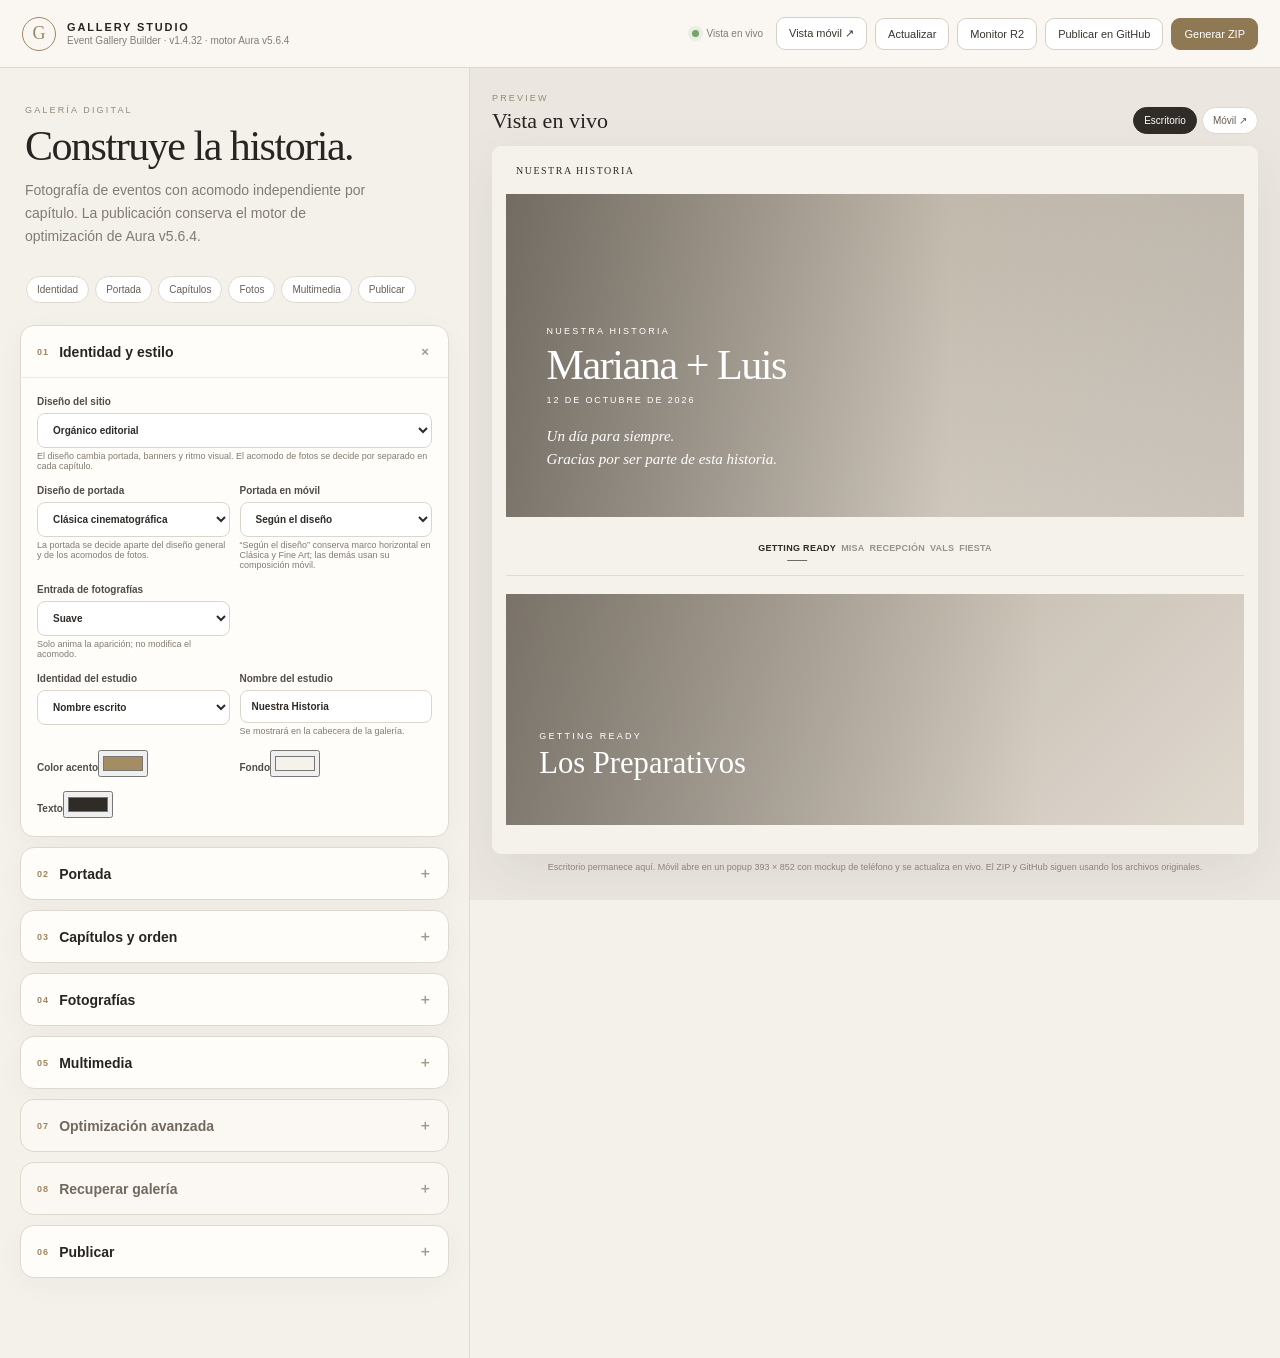
<file: index.html>
<!doctype html>
<html lang="es">
<head>
  <meta charset="utf-8">
  <meta name="viewport" content="width=device-width,initial-scale=1,viewport-fit=cover">
  <meta name="theme-color" content="#f4f1eb">
  <title>Gallery Studio · Event Gallery Builder</title>
  <link rel="stylesheet" href="css/editor.css">
  <link rel="stylesheet" href="css/monitor.css?v=20261104-quotas">
  <script src="js/vendor/jszip.min.js"></script>
</head>
<body>
  <div class="app-shell">
    <header class="topbar">
      <div class="brand">
        <span class="brand-mark">G</span>
        <div><strong>GALLERY STUDIO</strong><small>Event Gallery Builder · v1.4.32 · motor Aura v5.6.4</small></div>
      </div>
      <div class="top-actions">
        <span class="live-dot"><i></i> Vista en vivo</span>
        <button class="btn secondary" id="openPreview">Vista móvil ↗</button>
        <button class="btn secondary" id="refreshPreview">Actualizar</button>
        <button class="btn secondary" type="button" id="openMonitor" aria-haspopup="dialog" aria-controls="monitorOverlay">Monitor R2</button>
        <button class="btn secondary" id="jumpGitHub">Publicar en GitHub</button>
        <button class="btn primary" id="generateZip">Generar ZIP</button>
      </div>
    </header>

    <main class="workspace">
      <aside class="editor-pane">
        <section class="intro">
          <span class="eyebrow">GALERÍA DIGITAL</span>
          <h1>Construye la historia.</h1>
          <p>Fotografía de eventos con acomodo independiente por capítulo. La publicación conserva el motor de optimización de Aura v5.6.4.</p>
        </section>

        <nav class="quicknav" aria-label="Editor">
          <button data-jump="secAppearance">Identidad</button>
          <button data-jump="secHero">Portada</button>
          <button data-jump="secSections">Capítulos</button>
          <button data-jump="secPhotos">Fotos</button>
          <button data-jump="secVideos">Multimedia</button>
          <button data-jump="secPublish">Publicar</button>
        </nav>

        <form id="editorForm" autocomplete="off">
          <details class="panel" id="secAppearance" open>
            <summary><span><b>01</b> Identidad y estilo</span><i>＋</i></summary>
            <div class="panel-body">
              <label>Diseño del sitio
                <select id="galleryStyle">
                  <option value="organic">Orgánico editorial</option>
                  <option value="framed">Portafolio tonal</option>
                  <option value="minimal">Editorial limpio</option>
                  <option value="layers">Capas suaves</option>
                  <option value="split">Doble panel</option>
                  <option value="cinematic">Cinemático</option>
                  <option value="fineart">Fine Art</option>
                  <option value="magazine">Revista editorial</option>
                  <option value="dark">Editorial oscuro</option>
                  <option value="signature">Aura Signature · Editorial premium (prueba)</option>
                </select>
                <small>El diseño cambia portada, banners y ritmo visual. El acomodo de fotos se decide por separado en cada capítulo.</small>
              </label>
              <div class="field-grid two">
                <label>Diseño de portada
                  <select id="coverStyle">
                    <option value="classic">Clásica cinematográfica</option>
                    <option value="centered">Editorial centrada</option>
                    <option value="split">Doble panel</option>
                    <option value="fineart">Fine Art · marco sutil</option>
                  </select>
                  <small>La portada se decide aparte del diseño general y de los acomodos de fotos.</small>
                </label>
                <label>Portada en móvil
                  <select id="mobileCoverMode">
                    <option value="mixed">Según el diseño</option>
                    <option value="horizontal">Conservar marco horizontal</option>
                    <option value="adaptive">Adaptarla al móvil</option>
                  </select>
                  <small>“Según el diseño” conserva marco horizontal en Clásica y Fine Art; las demás usan su composición móvil.</small>
                </label>
              </div>
              <div class="field-grid two">
                <label>Entrada de fotografías
                  <select id="revealStyle">
                    <option value="soft">Suave</option>
                    <option value="editorial">Editorial</option>
                    <option value="none">Sin animación</option>
                  </select>
                  <small>Solo anima la aparición; no modifica el acomodo.</small>
                </label>
              </div>
              <div class="field-grid two">
                <label>Identidad del estudio
                  <select id="brandMode">
                    <option value="text">Nombre escrito</option>
                    <option value="logo">Logo PNG</option>
                  </select>
                </label>
                <label>Nombre del estudio<input id="studioName" value="Nuestra Historia"><small id="studioNameHint">Se mostrará en la cabecera de la galería.</small></label>
              </div>
              <div id="studioLogoControls" class="logo-file-row" hidden>
                <label class="file-field">Logo del estudio · PNG
                  <input id="studioLogoFile" type="file" accept="image/png,.png">
                  <span id="studioLogoFileName">Selecciona un PNG con fondo transparente</span>
                  <small>Se ajusta automáticamente sin deformarse ni invadir la navegación.</small>
                </label>
                <div class="studio-logo-preview" aria-label="Vista previa del logo"><img id="studioLogoPreview" alt="Vista previa del logo" hidden></div>
              </div>
              <div class="field-grid two">
                <label>Color acento<input id="accentColor" type="color" value="#a58d63"></label>
                <label>Fondo<input id="backgroundColor" type="color" value="#f5f2ec"></label>
              </div>
              <label>Texto<input id="textColor" type="color" value="#2f2c28"></label>
            </div>
          </details>

          <details class="panel" id="secHero">
            <summary><span><b>02</b> Portada</span><i>＋</i></summary>
            <div class="panel-body">
              <label>Texto pequeño sobre el título<input id="heroEyebrow" value="NUESTRA HISTORIA" placeholder="Déjalo vacío para ocultarlo"><small>Este es el texto que aparecía fijo como “NUESTRA HISTORIA”. Ahora puedes cambiarlo o borrarlo.</small></label>
              <div class="field-grid two">
                <label>Título del evento<input id="eventTitle" value="Mariana + Luis"></label>
                <label>Fecha<input id="eventDate" type="date" value="2026-10-12"></label>
              </div>
              <label>Subtítulo<input id="eventSubtitle" value="Un día para siempre."></label>
              <label>Texto breve<textarea id="eventDescription" rows="3">Gracias por ser parte de esta historia.</textarea></label>
              <label class="file-field">Banner principal
                <input id="heroFile" type="file" accept="image/*">
                <span id="heroFileName">Selecciona una fotografía horizontal</span>
              </label>
              <div class="field-grid two">
                <label>Encuadre horizontal <output id="heroXOut">50%</output><input id="heroX" type="range" min="0" max="100" value="50"></label>
                <label>Encuadre vertical <output id="heroYOut">50%</output><input id="heroY" type="range" min="0" max="100" value="50"></label>
              </div>
              <div class="share-settings" id="socialSharingSettings">
                <strong>Miniatura para WhatsApp y Facebook</strong>
                <small>Se genera una imagen horizontal optimizada de 1200 × 630 px al exportar o publicar. La portada se usa automáticamente, pero puedes elegir otra foto.</small>
                <label>Título al compartir<input id="shareTitle" type="text" placeholder="Se usa el título del evento"></label>
                <label>Descripción al compartir<textarea id="shareDescription" rows="2" placeholder="Se usa el subtítulo y texto de portada"></textarea></label>
                <label>Fotografía para la miniatura
                  <select id="shareImageSource"><option value="hero">Portada principal (automático)</option></select>
                </label>
                <label class="file-field">Imagen especial para miniatura
                  <input id="shareCustomFile" type="file" accept="image/jpeg,image/png,image/webp,.jpg,.jpeg,.png,.webp">
                  <span id="shareCustomFileName">Selecciona una imagen exclusiva para compartir</span>
                  <small>La imagen especial solo aparece en WhatsApp/Facebook. No altera la portada ni el álbum.</small>
                </label>
                <div class="field-grid two">
                  <label>Encuadre horizontal <output id="shareCropXOut">50%</output><input id="shareCropX" type="range" min="0" max="100" value="50"></label>
                  <label>Encuadre vertical <output id="shareCropYOut">50%</output><input id="shareCropY" type="range" min="0" max="100" value="50"></label>
                </div>
                <label>Acercamiento <output id="shareZoomOut">100%</output><input id="shareZoom" type="range" min="100" max="250" value="100"><small>Vista previa exacta del recorte que se exportará a 1200 × 630.</small></label>
                <div class="share-image-preview" id="shareImagePreview" aria-label="Previsualización de la miniatura"><canvas id="sharePreviewCanvas" width="1200" height="630" hidden></canvas><span id="sharePreviewPlaceholder">La portada aparecerá aquí al cargarla.</span></div>
                <label>Dirección pública de la galería <small>Opcional. Para publicar en GitHub se detecta automáticamente; indícala si usas dominio personalizado o subirás el ZIP por tu cuenta.</small>
                  <input id="sharePublicUrl" type="url" placeholder="https://tudominio.com/tu-galeria/" inputmode="url">
                </label>
                <small>WhatsApp y Facebook pueden tardar en actualizar las miniaturas que ya hayan guardado en caché.</small>
              </div>
              <label>Intensidad de degradado de portada y banners · Aura Signature <output id="bannerOverlayOut">50%</output><input id="bannerOverlay" type="range" min="0" max="100" value="50"><small>0% muestra la foto sin oscurecer; 100% es el degradado completo. Solo afecta Aura Signature.</small></label>
              <label>Apoyo de lectura sobre portada <output id="coverBoxOpacityOut">91%</output><input id="coverBoxOpacity" type="range" min="0" max="100" value="91"><small>Controla solo la intensidad del degradado detrás del texto en los estilos que lo necesitan. Ya no crea rectángulos encima de la fotografía.</small></label>
              <p class="hint">En escritorio la portada conserva 16:7. En móvil puedes dejar que cada diseño decida, conservar deliberadamente el marco horizontal o usar una composición adaptada.</p>
            </div>
          </details>

          <details class="panel" id="secSections">
            <summary><span><b>03</b> Capítulos y orden</span><i>＋</i></summary>
            <div class="panel-body"><p class="hint">Usa ↑ y ↓ para cambiar el orden de los capítulos y del bloque de video. Puedes poner Video después de la portada, entre dos capítulos o hasta el final. El mismo orden se usa en la navegación y en la galería publicada.</p><div id="sectionEditor"></div></div>
          </details>

          <details class="panel" id="secPhotos">
            <summary><span><b>04</b> Fotografías</span><i>＋</i></summary>
            <div class="panel-body">
              <div class="field-grid two">
                <label>Subir directamente a
                  <select id="photoTargetSection"></select>
                </label>
                <label>Orden
                  <select id="photoOrderMode"><option value="upload">Orden de carga</option><option value="name">Nombre de archivo</option></select>
                </label>
              </div>
              <div class="aura-note"><b>Galerías largas:</b> en el modo normal aparecen grupos de 15 fotografías. Si eliges <b>Siempre desplegada</b> dentro de un capítulo, todas sus fotografías se muestran desde el inicio, sin botones de apertura ni de «ver más».</div>
              <label class="dropzone" id="dropzone">
                <input id="photoFiles" type="file" accept="image/*" multiple>
                <strong>Arrastra fotos aquí o selecciona archivos</strong>
                <span>JPG, JPEG, PNG, WebP o GIF · puedes subir muchas a la vez</span>
              </label>
              <div class="prep-status" id="prepStatus" hidden>
                <div><span>Preparando vista previa</span><strong id="prepLabel">0 / 0</strong></div>
                <progress id="prepProgress" value="0" max="1"></progress>
              </div>
              <div class="photo-list" id="photoList"></div>
            </div>
          </details>

          <details class="panel" id="secVideos">
            <summary><span><b>05</b> Multimedia</span><i>＋</i></summary>
            <div class="panel-body">
              <label class="file-field">Música ambiente
                <input id="musicFile" type="file" accept="audio/mpeg,audio/mp4,audio/x-m4a,audio/aac,audio/ogg,.mp3,.m4a,.aac,.ogg">
                <span id="musicFileName">Selecciona MP3, M4A, AAC u OGG</span>
                <small>Se conserva el archivo original. Para no engordar la galería, conviene usar audio ya comprimido.</small>
              </label>
              <label class="switch-row"><input id="musicPlayerVisible" type="checkbox" checked><span>Mostrar reproductor slim centrado sobre el menú</span></label>
              <div class="field-grid two">
                <label>Nombre de la canción<input id="musicTitle" type="text" placeholder="Se detecta del MP3"><small>Se lee de las etiquetas ID3 y puedes corregirlo.</small></label>
                <label>Artista<input id="musicArtist" type="text" placeholder="Se detecta del MP3"><small>Se lee automáticamente si el archivo lo incluye.</small></label>
              </div>
              <label class="switch-row"><input id="musicLoop" type="checkbox" checked><span>Repetir en loop</span></label>
              <div class="aura-note"><b>Inicio manual:</b> la música no se reproduce sola. Con la opción activa aparece el reproductor slim tipo liquid glass sobre el menú, sin cubrir la portada. Si lo ocultas, queda disponible el control pequeño de la cabecera. Sin audio no aparece ninguno.</div>
              <hr style="border:0;border-top:1px solid rgba(50,45,40,.10);margin:18px 0">
              <label class="switch-row"><input id="downloadEnabled" type="checkbox"><span>Mostrar descarga de fotografías</span></label>
              <label>Enlace de descarga<input id="downloadUrl" type="url" inputmode="url" placeholder="https://we.tl/t-..."><small>Pega aquí tu enlace de WeTransfer. La opción “Descargar” solo aparece en la navegación cuando está activa y hay un enlace válido.</small></label>
              <div class="aura-note"><b>Descarga:</b> se integra como “Descargar” dentro de la navegación debajo de la portada. Puedes activarla o quitarla en cualquier momento.</div>
              <hr style="border:0;border-top:1px solid rgba(50,45,40,.10);margin:18px 0">
              <label class="switch-row"><input id="videosEnabled" type="checkbox" checked><span>Mostrar sección de videos</span></label>
              <div class="field-grid two">
                <label>Etiqueta superior<input id="videosEyebrow" value="PELÍCULA" placeholder="Ej. NUESTRA PELÍCULA"></label>
                <label>Título de la sección<input id="videosTitle" value="Videos del evento" placeholder="Ej. Nuestra película"></label>
              </div>
              <label>URL Video 1<input id="video1" placeholder="https://www.youtube.com/watch?v=..."></label>
              <label>Texto Video 1<input id="video1Label" value="Video 1" placeholder="Ej. Resumen de nuestra boda"></label>
              <label>URL Video 2<input id="video2" placeholder="https://www.youtube.com/watch?v=..."></label>
              <label>Texto Video 2<input id="video2Label" value="Video 2" placeholder="Ej. La fiesta"></label>
            </div>
          </details>

          <details class="panel advanced-panel" id="secOptimize">
            <summary><span><b>07</b> Optimización avanzada</span><i>＋</i></summary>
            <div class="panel-body">
              <p class="hint strong">Una sola imagen publicada por fotografía. Sin miniaturas duplicadas.</p>
              <div class="quality-options">
                <label><input type="radio" name="imageProfile" value="200"><span><b>200 KB</b><small>Ahorro · misma lógica Aura adaptada</small></span></label>
                <label><input type="radio" name="imageProfile" value="300"><span><b>300 KB</b><small>Intermedio · misma lógica Aura adaptada</small></span></label>
                <label class="recommended"><input type="radio" name="imageProfile" value="500" checked><span><b>500 KB</b><small>Aura v5.6.4 exacto · recomendado</small></span></label>
              </div>
              <div class="aura-note">
                <b>Perfil 500 KB exacto de Aura:</b> objetivo 500 KB, máximo 550 KB, mínimo 430 KB, lado mayor inicial 3000 px, 10 iteraciones de búsqueda de calidad y reducción de resolución solo si hace falta.
              </div>
              <div id="optimizationReport" class="optimization-report">Aún no se ha generado una publicación.</div>
            </div>
          </details>

          <details class="panel advanced-panel" id="secImport">
            <summary><span><b>08</b> Recuperar galería</span><i>＋</i></summary>
            <div class="panel-body">
              <p class="hint">Pega la URL pública de la galería, su <code>config.json</code> o un enlace raw de GitHub.</p>
              <label>URL de la galería/configuración<input id="configUrl" placeholder="https://usuario.github.io/repositorio/"></label>
              <div class="inline-actions"><button type="button" class="btn secondary" id="loadConfigUrl">Cargar desde URL</button><span id="configStatus"></span></div>
              <label class="file-field">O selecciona un config.json<input id="localConfig" type="file" accept=".json,application/json"><span>Seleccionar archivo</span></label>
            </div>
          </details>

          <details class="panel" id="secPublish">
            <summary><span><b>06</b> Publicar</span><i>＋</i></summary>
            <div class="panel-body github-panel">
              <p class="hint">El token vive solo en esta pestaña y nunca se incluye en el ZIP ni en <code>config.json</code>.</p>
              <label>Token de GitHub <small>Fine-grained recomendado: Contents + Administration + Pages</small><input id="githubToken" type="password" placeholder="github_pat_… o ghp_…"></label>
              <div class="inline-actions"><button type="button" class="btn secondary" id="githubConnect">Conectar GitHub</button><span id="githubAuthStatus">Sin conectar</span></div>
              <label>Repositorio de esta galería<input id="githubRepo" placeholder="boda-mariana-luis"></label>
              <div class="r2-settings" style="padding:14px;margin:12px 0 16px;border:1px solid #d6c7b6;border-radius:12px;background:#fffaf3">
                <label class="switch-row" style="display:flex;align-items:center;gap:10px;font-weight:650">
                  <input type="checkbox" id="r2Enabled" checked>
                  <span>Cloudflare R2 · subir fotos optimizadas</span>
                </label>
                <div id="r2Fields" style="margin-top:12px">
                  <p class="hint"><strong>Cloudflare R2 está conectado a la dirección de fotos que ya verificamos.</strong> Las nuevas galerías cargarán sus fotografías desde <code>fotos-prueba.auradigitaljal.com</code>. Para publicar, introduce tu clave privada de Cloudflare.</p>
                  <label>Clave privada de Cloudflare R2
                    <input id="r2PublishKey" type="password" autocomplete="off" placeholder="Escribe aquí la clave que creaste en Cloudflare">
                  </label>
                  <details style="margin-top:12px">
                    <summary style="cursor:pointer;font-weight:600">Ver o cambiar los datos de Cloudflare</summary>
                    <div style="padding-top:10px">
                      <label>URL del Worker de Cloudflare
                        <input id="r2UploadUrl" type="url" inputmode="url" value="https://aura-gallery-r2-upload.visual-arts-jal.workers.dev">
                      </label>
                      <label>URL pública de las fotografías
                        <input id="r2PublicUrl" type="url" inputmode="url" value="https://fotos-prueba.auradigitaljal.com">
                      </label>
                      <small>Ambas direcciones ya están guardadas en esta versión. Solo cámbialas si modificamos Cloudflare.</small>
                    </div>
                  </details>
                  <small>La clave privada se utiliza solo en este navegador. No se incorpora a GitHub ni a las galerías.</small>
                </div>
              </div>
              <button type="button" class="btn primary full" id="githubPublish" disabled>Publicar galería</button>
              <details class="delete-gallery-area" style="margin-top:16px">
                <summary style="cursor:pointer;color:#806764;font-size:12px">Administrar o eliminar galería publicada</summary>
                <div style="padding-top:12px">
                  <p class="hint">Eliminación completa y manual al terminar el servicio (por ejemplo, tras 3–6 meses): borra las fotografías de esa galería en Cloudflare R2 y elimina su repositorio de GitHub. Necesitas los permisos de GitHub y tu clave R2. Se comprueba el nombre del evento y se pide doble confirmación. No se puede deshacer. Si solo quitas una foto al editar, el archivo anterior en R2 se conserva hasta eliminar la galería completa.</p>
                  <button type="button" class="btn secondary full" id="checkDeleteReady">Comprobar servicio de eliminación (sin borrar nada)</button>
                  <p class="status-line" id="checkDeleteReadyStatus" aria-live="polite"></p>
                  <button type="button" class="btn secondary full" id="deleteGallery">Eliminar definitivamente galería, fotos y repositorio</button>
                  <p class="status-line" id="deleteGalleryStatus" aria-live="polite"></p>
                  <a class="btn secondary full" id="deleteRepoFallback" href="https://github.com/AuraDigitalJal/prueba/settings" target="_blank" rel="noopener noreferrer" hidden>Abrir GitHub para eliminar el repositorio que quedó pendiente</a>
                </div>
              </details>
              <div class="publish-progress" id="publishProgress" hidden><progress id="publishBar" value="0" max="1"></progress><span id="publishLabel"></span></div>
              <p id="githubPublishStatus" class="status-line" aria-live="polite"></p>
              <div id="githubPagesActions" class="published-box" hidden>
                <label>Enlace público<input id="githubPagesUrl" readonly></label>
                <div class="inline-actions"><a class="btn secondary" id="githubPagesLink" target="_blank" rel="noopener">Abrir galería ↗</a><button type="button" class="btn secondary" id="copyPublicUrl">Copiar enlace</button></div>
              </div>
            </div>
          </details>
        </form>
      </aside>

      <section class="preview-pane">
        <div class="preview-head">
          <div><span class="eyebrow">PREVIEW</span><h2>Vista en vivo</h2></div>
          <div class="device-tabs"><button data-device="desktop" class="active">Escritorio</button><button data-device="mobile">Móvil ↗</button></div>
        </div>
        <div class="preview-stage desktop" id="previewStage">
          <iframe id="previewFrame" title="Vista previa de la galería"></iframe>
        </div>
        <p class="preview-note">Escritorio permanece aquí. Móvil abre en un popup 393 × 852 con mockup de teléfono y se actualiza en vivo. El ZIP y GitHub siguen usando los archivos originales.</p>
      </section>
    </main>
  </div>

  <!-- Monitor operativo; fuera del editor y de las galerías publicadas. -->
  <div class="aura-monitor-overlay" id="monitorOverlay" hidden>
    <section class="aura-monitor-dialog" role="dialog" aria-modal="true" aria-labelledby="monitorTitle" tabindex="-1">
      <header class="aura-monitor-head">
        <div>
          <span class="aura-monitor-eyebrow">Aura Digital · Cloudflare</span>
          <h2 id="monitorTitle">Monitor de galerías</h2>
          <p class="aura-monitor-subtitle">Consumo de R2 y Worker · lectura segura de GitHub Actions</p>
        </div>
        <button class="aura-monitor-close" id="monitorClose" type="button" aria-label="Cerrar monitor">×</button>
      </header>
      <div class="aura-monitor-status" aria-live="polite">
        <strong id="monitorState">Consultando reporte…</strong>
        <span class="aura-monitor-updated">Última lectura: <span id="monitorUpdated">—</span></span>
      </div>
      <div class="aura-monitor-grid">
        <article class="aura-monitor-stat"><small>Almacenamiento R2</small><strong id="monitorStorage">—</strong><span>Última muestra del bucket</span></article>
        <article class="aura-monitor-stat"><small>Objetos almacenados</small><strong id="monitorObjects">—</strong><span>Archivos en R2</span></article>
        <article class="aura-monitor-stat"><small>Operaciones A</small><strong id="monitorOpsA">—</strong><span>Mes actual · bucket</span></article>
        <article class="aura-monitor-stat"><small>Operaciones B</small><strong id="monitorOpsB">—</strong><span>Mes actual · bucket</span></article>
        <article class="aura-monitor-stat"><small>Subidas a R2</small><strong id="monitorUploads">—</strong><span>Transferencia contabilizada</span></article>
        <article class="aura-monitor-stat"><small>Descargas de R2</small><strong id="monitorDownloads">—</strong><span>Transferencia contabilizada</span></article>
        <article class="aura-monitor-stat"><small>Solicitudes Worker</small><strong id="monitorRequests">—</strong><span>Mes actual · no son visitas</span></article>
        <article class="aura-monitor-stat"><small>Errores Worker</small><strong id="monitorErrors">—</strong><span>Mes actual</span></article>
      </div>

      <section class="aura-monitor-comparison" aria-labelledby="monitorQuotaTitle">
        <div class="aura-monitor-comparison-head">
          <div>
            <h3 id="monitorQuotaTitle">Consumo frente a límites gratuitos</h3>
            <p>Porcentaje utilizado y porcentaje restante. Referencias, no facturación exacta.</p>
          </div>
          <span id="monitorQuotaSummary" class="aura-monitor-comparison-status" aria-live="polite">Calculando…</span>
        </div>
        <div class="aura-monitor-meter-list">
          <div class="aura-monitor-meter" data-meter-key="storage">
            <div class="aura-monitor-meter-head"><strong>Almacenamiento R2</strong><span class="aura-monitor-meter-limit">Referencia: 10 GB-mes</span></div>
            <div class="aura-monitor-meter-progress" role="progressbar" aria-label="Almacenamiento R2 utilizado" aria-valuemin="0" aria-valuemax="100" aria-valuenow="0"><span class="aura-monitor-meter-fill"></span></div>
            <div class="aura-monitor-meter-bottom"><span data-meter-used>—</span><strong data-meter-free>—</strong></div>
            <p class="aura-monitor-meter-footnote" data-meter-note>Estimación por almacenamiento actual del bucket; no equivale al promedio facturable.</p>
          </div>
          <div class="aura-monitor-meter" data-meter-key="operationsA">
            <div class="aura-monitor-meter-head"><strong>Operaciones clase A</strong><span class="aura-monitor-meter-limit">Referencia: 1 millón / mes</span></div>
            <div class="aura-monitor-meter-progress" role="progressbar" aria-label="Operaciones A utilizadas" aria-valuemin="0" aria-valuemax="100" aria-valuenow="0"><span class="aura-monitor-meter-fill"></span></div>
            <div class="aura-monitor-meter-bottom"><span data-meter-used>—</span><strong data-meter-free>—</strong></div>
            <p class="aura-monitor-meter-footnote" data-meter-note>Solo este bucket, no toda la cuenta.</p>
          </div>
          <div class="aura-monitor-meter" data-meter-key="operationsB">
            <div class="aura-monitor-meter-head"><strong>Operaciones clase B</strong><span class="aura-monitor-meter-limit">Referencia: 10 millones / mes</span></div>
            <div class="aura-monitor-meter-progress" role="progressbar" aria-label="Operaciones B utilizadas" aria-valuemin="0" aria-valuemax="100" aria-valuenow="0"><span class="aura-monitor-meter-fill"></span></div>
            <div class="aura-monitor-meter-bottom"><span data-meter-used>—</span><strong data-meter-free>—</strong></div>
            <p class="aura-monitor-meter-footnote" data-meter-note>Solo este bucket, no toda la cuenta.</p>
          </div>
          <div class="aura-monitor-meter" data-meter-key="workerDay">
            <div class="aura-monitor-meter-head"><strong>Workers: solicitudes hoy</strong><span class="aura-monitor-meter-limit">Referencia: 100,000 / día UTC</span></div>
            <div class="aura-monitor-meter-progress" role="progressbar" aria-label="Solicitudes de Workers utilizadas en el día" aria-valuemin="0" aria-valuemax="100" aria-valuenow="0"><span class="aura-monitor-meter-fill"></span></div>
            <div class="aura-monitor-meter-bottom"><span data-meter-used>—</span><strong data-meter-free>—</strong></div>
            <p class="aura-monitor-meter-footnote" data-meter-note>Consultando total diario de Workers de la cuenta…</p>
          </div>
        </div>
        <p class="aura-monitor-quota-note">Importante: las cifras R2 de este panel proceden del bucket de galerías. Si la cuenta tiene otros buckets, el margen real disponible es menor. Almacenamiento se factura en GB-mes, no según una sola muestra.</p>
        <p class="aura-monitor-quota-note">Descargas R2: <strong>sin límite de salida facturable</strong>. Se muestran arriba como tráfico, no como consumo de una cuota.</p>
        <p class="aura-monitor-reference">Referencias oficiales:
          <a href="https://developers.cloudflare.com/r2/pricing/" target="_blank" rel="noopener noreferrer">R2</a> ·
          <a href="https://developers.cloudflare.com/workers/platform/limits/" target="_blank" rel="noopener noreferrer">Workers</a>
        </p>
      </section>
      <div class="aura-monitor-info">
        <p><strong>Alertas:</strong> <span id="monitorWarning">Consultando…</span></p>
        <p id="monitorNotes">Las métricas son orientativas y se actualizan mediante GitHub Actions.</p>
      </div>
      <div class="aura-monitor-foot">
        <div>
          <p>Periodo: <span id="monitorPeriod">—</span></p>
          <p>GitHub Actions: <span id="monitorWorkflow">Consultando…</span></p>
          <p>Último despliegue Pages: <span id="monitorPages">Consultando…</span></p>
        </div>
        <div class="aura-monitor-actions">
          <button class="btn primary" type="button" id="monitorRefresh" title="Solicitar una nueva medición a Cloudflare mediante GitHub">Actualizar datos</button>
          <a class="btn secondary" id="monitorRunLink" href="https://github.com/AuraDigitalJal/GalleryStudio/actions/workflows/aura-cloudflare-monitor.yml" target="_blank" rel="noopener noreferrer">Ver historial ↗</a>
        </div>
        <p class="aura-monitor-quota-note">Para medir ahora, utiliza el token de GitHub de 06 · Publicar con permiso de escritura en GalleryStudio. La clave de Cloudflare no sale de GitHub Actions.</p>
      </div>
    </section>
  </div>
  <script src="js/app.js?v=20261104-escritura-estable"></script>
  <script src="js/monitor-ui.js?v=20261105-medicion-manual"></script>
</body>
</html>
</file>
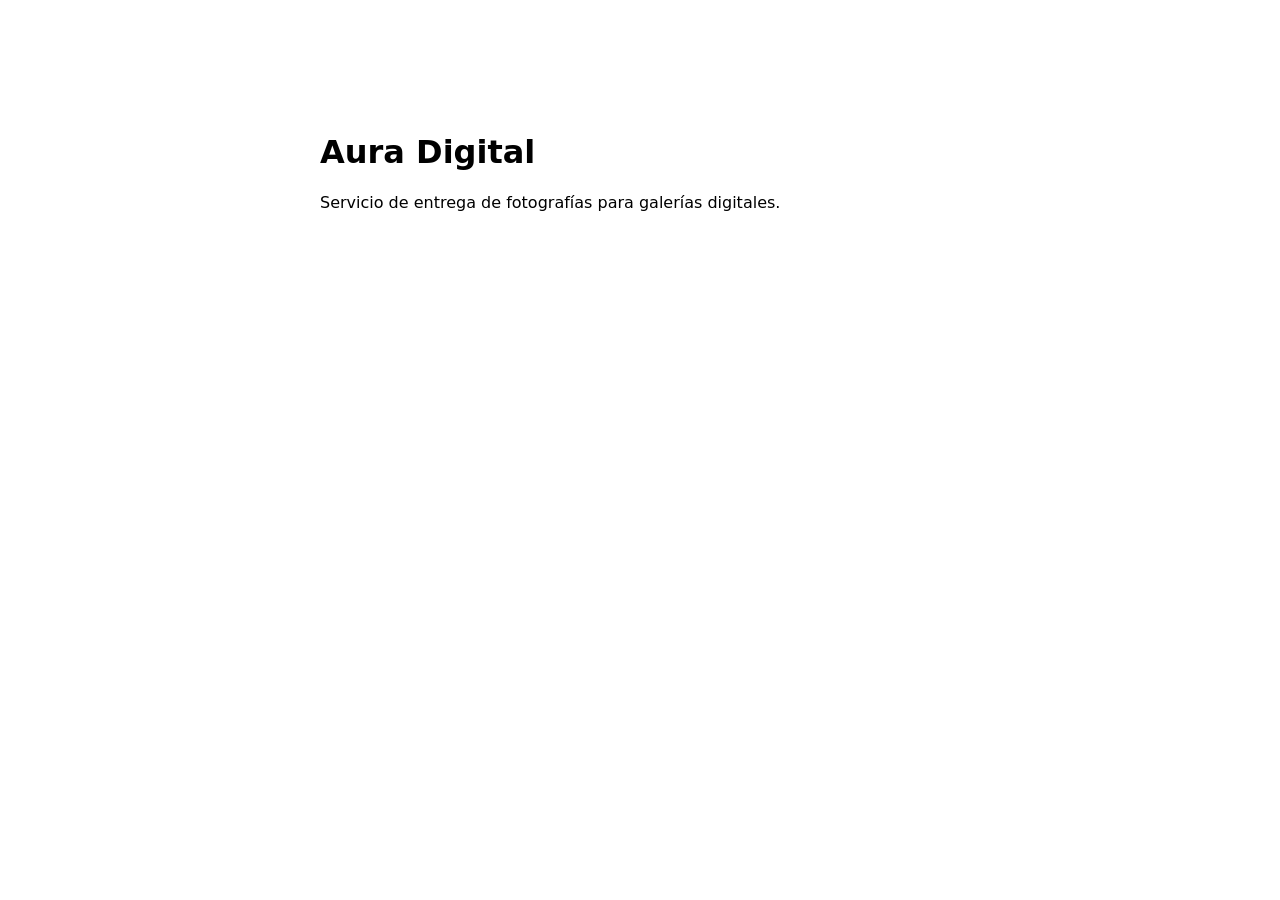
<file: public/index.html>
<!doctype html><html lang="es"><head><meta charset="utf-8"><meta name="robots" content="noindex,nofollow"><meta name="viewport" content="width=device-width,initial-scale=1"><title>Aura Digital | Fotografías</title></head><body style="font-family:system-ui,sans-serif;max-width:40rem;margin:6rem auto;padding:1rem"><h1>Aura Digital</h1><p>Servicio de entrega de fotografías para galerías digitales.</p></body></html>
</file>
<file: css/editor.css>
:root{--paper:#f4f1eb;--panel:#fffdfa;--ink:#272522;--muted:#827b71;--line:#ded8cf;--accent:#9e865e;--shadow:0 18px 55px rgba(49,43,35,.08)}
*{box-sizing:border-box}html{scroll-behavior:smooth}body{margin:0;background:var(--paper);color:var(--ink);font-family:Inter,ui-sans-serif,-apple-system,BlinkMacSystemFont,"Segoe UI",sans-serif;font-size:14px}.app-shell{min-height:100vh}.topbar{height:68px;position:sticky;top:0;z-index:40;display:flex;align-items:center;justify-content:space-between;gap:20px;padding:0 22px;background:rgba(250,248,244,.92);backdrop-filter:blur(18px);border-bottom:1px solid var(--line)}.brand{display:flex;align-items:center;gap:11px}.brand-mark{width:34px;height:34px;border:1px solid var(--accent);border-radius:50%;display:grid;place-items:center;font:500 18px Georgia,serif;color:var(--accent)}.brand strong{display:block;font-size:11px;letter-spacing:.17em}.brand small{display:block;color:var(--muted);font-size:10px;margin-top:2px}.top-actions{display:flex;align-items:center;gap:8px;flex-wrap:wrap;justify-content:flex-end}.live-dot{font-size:10px;color:var(--muted);display:flex;align-items:center;gap:7px;margin-right:5px}.live-dot i{width:7px;height:7px;border-radius:50%;background:#72a46b;box-shadow:0 0 0 4px rgba(114,164,107,.12)}button,.btn,input,select,textarea{font:inherit}.btn{appearance:none;border:1px solid #d6cfc4;background:#fff;color:#39352f;border-radius:9px;padding:9px 12px;font-size:11px;cursor:pointer;text-decoration:none;display:inline-flex;align-items:center;justify-content:center;gap:8px}.btn:hover{border-color:#bbaa8d}.btn.primary{background:#8f7954;border-color:#8f7954;color:white}.btn:disabled{opacity:.45;cursor:not-allowed}.btn.full{width:100%;padding:12px}.workspace{display:grid;grid-template-columns:minmax(390px,470px) minmax(0,1fr);min-height:calc(100vh - 68px)}.editor-pane{padding:28px 20px 70px;border-right:1px solid var(--line);overflow:auto}.intro{padding:4px 5px 20px}.eyebrow{font-size:9px;letter-spacing:.24em;color:#968975}.intro h1{font:500 42px/1 Georgia,"Times New Roman",serif;letter-spacing:-.035em;margin:9px 0 12px}.intro p{margin:0;color:var(--muted);line-height:1.65;max-width:44ch}.quicknav{position:sticky;top:78px;z-index:8;display:flex;gap:6px;padding:8px;margin:0 -2px 14px;background:rgba(244,241,235,.9);backdrop-filter:blur(12px);overflow:auto}.quicknav button,.device-tabs button{appearance:none;border:1px solid var(--line);background:#fff;padding:7px 10px;border-radius:999px;font-size:10px;white-space:nowrap;color:#655f56;cursor:pointer}.panel{background:var(--panel);border:1px solid var(--line);border-radius:14px;margin:0 0 10px;box-shadow:0 7px 30px rgba(53,47,38,.035);overflow:hidden}.panel>summary{list-style:none;padding:15px 16px;display:flex;align-items:center;justify-content:space-between;cursor:pointer;font-weight:600}.panel>summary::-webkit-details-marker{display:none}.panel>summary span{display:flex;align-items:center;gap:10px}.panel>summary b{font-size:9px;letter-spacing:.12em;color:var(--accent);font-weight:700}.panel>summary i{font-style:normal;color:#a49a8c;transition:transform .2s}.panel[open]>summary i{transform:rotate(45deg)}.panel-body{padding:4px 16px 18px;border-top:1px solid #eee9e2}.panel label{display:block;font-size:10px;font-weight:600;color:#514c45;margin-top:14px}.panel label small{display:block;font-size:9px;font-weight:400;color:var(--muted);margin-top:3px}.panel input[type=text],.panel input[type=password],.panel input[type=url],.panel input[type=date],.panel input:not([type]),.panel select,.panel textarea{width:100%;border:1px solid #dcd5cb;border-radius:8px;background:#fff;padding:10px 11px;margin-top:6px;color:#2e2b27;outline:none}.panel input:focus,.panel select:focus,.panel textarea:focus{border-color:#ae9a77;box-shadow:0 0 0 3px rgba(158,134,94,.08)}.panel textarea{resize:vertical}.field-grid{display:grid;gap:10px}.field-grid.two{grid-template-columns:1fr 1fr}.file-field{border:1px dashed #cfc5b7;border-radius:10px;padding:12px;background:#fbf9f5;cursor:pointer}.file-field input[type=file]{display:none}.file-field span{display:block;margin-top:6px;font-size:10px;font-weight:400;color:var(--muted)}input[type=range]{width:100%;accent-color:var(--accent);margin-top:7px}output{float:right;color:var(--muted);font-weight:400}.hint{color:var(--muted);font-size:10px;line-height:1.55;margin:12px 0 0}.hint.strong{color:#665e53}.section-editor-card{border-top:1px solid #eee9e2;padding:16px 0 4px}.section-editor-card:first-child{border-top:0}.section-card-head{display:flex;align-items:center;justify-content:space-between;gap:10px}.section-card-head strong{font:500 17px Georgia,serif}.switch{display:inline-flex!important;align-items:center;gap:7px;margin:0!important;font-weight:400!important}.switch input,.switch-row input{accent-color:var(--accent)}.banner-file-row{display:grid;grid-template-columns:1fr 58px;gap:10px;align-items:end}.banner-preview{width:58px;aspect-ratio:16/5;border-radius:6px;background:#eee7dd center/cover no-repeat;border:1px solid #ddd5ca}.dropzone{display:grid!important;place-items:center;text-align:center;min-height:112px;border:1px dashed #c8bdad;border-radius:12px;background:#fbf9f4;cursor:pointer;padding:20px;margin-top:14px!important}.dropzone input{display:none}.dropzone strong{font-size:12px}.dropzone span{font-size:9px;color:var(--muted);margin-top:5px}.dropzone.dragging{border-color:#9e865e;background:#f5efe4}.prep-status{margin-top:14px;padding:11px;border:1px solid #e5ded4;border-radius:10px;background:#fff}.prep-status>div{display:flex;justify-content:space-between;font-size:9px;color:var(--muted);margin-bottom:7px}progress{width:100%;accent-color:var(--accent)}.photo-list{display:grid;gap:8px;margin-top:14px}.photo-row{display:grid;grid-template-columns:70px minmax(0,1fr) auto;gap:10px;align-items:center;border:1px solid #e4ded5;border-radius:10px;background:#fff;padding:7px}.photo-row img{width:70px;height:56px;object-fit:cover;border-radius:6px;background:#eee}.photo-meta{min-width:0}.photo-meta strong{display:block;font-size:10px;white-space:nowrap;overflow:hidden;text-overflow:ellipsis}.photo-meta select{margin-top:5px;padding:6px 7px!important;font-size:9px!important}.photo-actions{display:flex;flex-direction:column;gap:4px}.icon-btn{border:1px solid #e2dbd2;background:#fff;border-radius:7px;padding:5px 7px;font-size:10px;cursor:pointer;color:#6d655a}.quality-options{display:grid;gap:7px;margin-top:12px}.quality-options label{margin:0!important;display:flex!important;align-items:center;gap:9px;border:1px solid #e0d9cf;border-radius:10px;padding:10px;background:#fff;cursor:pointer}.quality-options label.recommended{border-color:#bba77f;background:#fbf7ef}.quality-options input{accent-color:var(--accent)}.quality-options span{display:grid;gap:2px}.quality-options b{font-size:11px}.quality-options small{font-size:9px;color:var(--muted);font-weight:400}.aura-note{margin-top:12px;padding:11px 12px;background:#f1ece3;border-radius:9px;color:#6d6457;font-size:9px;line-height:1.55}.optimization-report{margin-top:10px;border:1px solid #e2dcd3;background:#fff;border-radius:9px;padding:10px;font-size:9px;color:#6f685f;line-height:1.55}.inline-actions{display:flex;align-items:center;gap:9px;margin-top:10px;flex-wrap:wrap}.inline-actions>span{font-size:9px;color:var(--muted)}.github-panel code,.panel code{font-family:ui-monospace,monospace}.publish-progress{margin-top:12px}.publish-progress span{display:block;font-size:9px;color:var(--muted);margin-top:5px}.status-line{font-size:9px;color:var(--muted);line-height:1.5;min-height:14px}.published-box{border-top:1px solid #e8e1d7;margin-top:12px;padding-top:2px}.preview-pane{position:sticky;top:68px;height:calc(100vh - 68px);padding:20px 22px 28px;overflow:hidden;background:#ebe7e0}.preview-head{display:flex;align-items:end;justify-content:space-between;margin-bottom:12px}.preview-head h2{font:500 22px Georgia,serif;margin:4px 0 0}.device-tabs{display:flex;gap:5px}.device-tabs button.active{background:#302d29;color:white;border-color:#302d29}.preview-stage{height:calc(100% - 76px);display:grid;place-items:center}.preview-stage iframe{border:0;background:white;box-shadow:var(--shadow);transition:width .25s,height .25s,border-radius .25s}.preview-stage.desktop iframe{width:100%;height:100%;border-radius:10px}.preview-stage.mobile iframe{width:390px;max-width:100%;height:min(844px,100%);border-radius:28px;border:8px solid #f7f4ef}.preview-note{margin:8px 0 0;text-align:center;color:#8a8176;font-size:9px}.switch-row{display:flex!important;align-items:center;gap:8px}
@media(max-width:1050px){.workspace{grid-template-columns:420px minmax(0,1fr)}.topbar{height:auto;min-height:68px;padding-top:9px;padding-bottom:9px}.top-actions .live-dot{display:none}}
@media(max-width:820px){.workspace{display:block}.editor-pane{border-right:0}.preview-pane{position:relative;top:auto;height:720px;border-top:1px solid var(--line)}.topbar{position:relative}.top-actions{gap:5px}.brand small{display:none}.field-grid.two{grid-template-columns:1fr}}

.section-layout-row select{min-height:38px}.section-editor-card [data-sec-layout]{background:#fffaf3;border-color:#d8c8aa}

/* v1.0.4 · encuadre por fotografía, tomado de la lógica estable de Aura */
.photo-frame{margin-top:7px;border-top:1px solid #eee8df;padding-top:6px}.photo-frame summary{cursor:pointer;font-size:9px;color:#7b7164;list-style:none}.photo-frame summary::-webkit-details-marker{display:none}.photo-frame summary::after{content:' +';color:#a08b69}.photo-frame[open] summary::after{content:' −'}.photo-frame-grid{display:grid;grid-template-columns:1fr;gap:5px;margin-top:7px}.photo-frame-grid label{margin:0!important;font-size:8px!important;font-weight:500!important;color:#746b5f!important}.photo-frame-grid select{margin-top:3px!important;padding:5px 6px!important;font-size:8px!important}.photo-frame-grid input[type=range]{margin-top:3px}.photo-frame-grid output{font-size:8px}.photo-row>img{background:#f3efe8}
.logo-file-row{display:grid;grid-template-columns:minmax(0,1fr) 104px;gap:10px;align-items:end}.studio-logo-preview{height:72px;border:1px solid #e1d9ce;border-radius:10px;background:linear-gradient(45deg,#f2eee7 25%,transparent 25%) 0 0/12px 12px,linear-gradient(45deg,transparent 75%,#f2eee7 75%) 0 0/12px 12px,linear-gradient(45deg,transparent 75%,#f2eee7 75%) 6px -6px/12px 12px,linear-gradient(45deg,#f2eee7 25%,#fff 25%) 6px -6px/12px 12px;display:grid;place-items:center;padding:8px;overflow:hidden}.studio-logo-preview img{display:block;max-width:100%;max-height:100%;width:auto;height:auto;object-fit:contain}[hidden]{display:none!important}@media(max-width:520px){.logo-file-row{grid-template-columns:1fr}.studio-logo-preview{width:120px}}
/* v1.1.0 · editor simplificado */
.section-title-tools{display:flex;align-items:center;gap:9px;min-width:0}
.order-badge{display:inline-grid;place-items:center;min-width:24px;height:20px;padding:0 6px;border:1px solid #e1dad0;border-radius:999px;color:#8b8174;font-size:8px;letter-spacing:.08em;background:#faf8f4}
.section-head-actions{display:flex;align-items:center;gap:5px;flex-wrap:wrap;justify-content:flex-end}
.order-btn{width:30px;height:30px;border:1px solid #ded7cd;border-radius:8px;background:#fff;color:#6d655b;cursor:pointer;display:grid;place-items:center;padding:0;line-height:1}
.order-btn:hover:not(:disabled){border-color:#b9aa91;background:#faf7f1}
.order-btn:disabled{opacity:.28;cursor:default}
.advanced-panel{background:rgba(255,253,250,.68);box-shadow:none}
.advanced-panel>summary{color:#71695e}
.panel>summary{min-height:51px}
@media(max-width:520px){.section-card-head{align-items:flex-start}.section-head-actions{gap:4px}.order-btn{width:34px;height:34px}.section-title-tools{padding-top:7px}.section-head-actions .switch{width:100%;justify-content:flex-end;margin-top:2px!important}}
/* v1.3.0 · controles compactos para Destacados */
/* v1.4.24 · Opciones visibles en cada capítulo; sin cuadrícula de tres columnas heredada. */
.highlight-settings{display:flex;flex-direction:column;align-items:flex-start;gap:6px;margin-top:12px;padding:12px 13px;border:1px solid #e9e1d5;border-radius:10px;background:#fcfaf6}
.highlight-settings>label{margin:0!important;font-size:10px!important;line-height:1.55!important}
.highlight-settings>small{color:var(--muted);font-size:9px;line-height:1.5}
.section-layout-row .gallery-display-control{grid-column:1/-1;display:block!important;margin-top:10px!important;padding:12px 13px 13px;border:1px solid #ddd6ca;border-radius:10px;background:#fbf9f5;font-size:11px!important;font-weight:600!important;color:#514c45}
.section-layout-row .gallery-display-control select{display:block;width:100%;max-width:100%;min-width:0;min-height:39px;margin-top:8px!important;padding:9px 10px!important;border:1px solid #d8c8aa!important;background:#fff!important;color:#39352f;font-size:11px!important;text-overflow:ellipsis}
.section-layout-row .gallery-display-control small{display:block;margin-top:8px;font-size:9px;font-weight:400;color:var(--muted);line-height:1.6}
.section-layout-row .gallery-display-control small b{font-weight:600;color:#6d6457}


/* v1.4.27 · Controles para imagen de vista previa social */
.share-settings{margin:17px 0 20px;padding:15px 14px 16px;border:1px solid var(--line);border-radius:10px;background:rgba(255,255,255,.44)}
.share-settings>strong{display:block;font:500 16px/1.2 Georgia,serif;color:var(--ink);margin-bottom:6px}
.share-settings>small{display:block;color:var(--muted);font:400 10px/1.55 Inter,ui-sans-serif,sans-serif}
.share-settings label{margin-top:12px!important}
.share-settings label small{margin-top:4px!important}
.share-image-preview{display:grid;place-items:center;width:100%;aspect-ratio:1200/630;margin-top:10px;overflow:hidden;background:#e8e1d6;border:1px solid var(--line);border-radius:6px;color:#887c6d;text-align:center}
.share-image-preview img{display:block;width:100%;height:100%;object-fit:cover}
.share-image-preview img[hidden]{display:none}
.share-image-preview span{font-size:10px;padding:10px}

/* Aura Signature: recorte real para la miniatura social. */
.share-image-preview canvas{display:block;width:100%;height:100%}
.share-image-preview canvas[hidden]{display:none}
</file>
<file: css/monitor.css>
/* Cloudflare monitor · estilos aislados; no alteran las galerías. */
.aura-monitor-open{overflow:hidden}
.aura-monitor-overlay[hidden]{display:none!important}
.aura-monitor-overlay{position:fixed;inset:0;z-index:900;display:flex;align-items:center;justify-content:center;padding:20px;background:rgba(29,26,23,.52);backdrop-filter:blur(6px)}
.aura-monitor-dialog{width:min(850px,100%);max-height:min(90vh,900px);overflow:auto;background:#fdfbf7;border:1px solid #d6cab9;border-radius:18px;box-shadow:0 26px 80px rgba(0,0,0,.2);color:#302b26;padding:25px}
.aura-monitor-head{display:flex;justify-content:space-between;align-items:flex-start;gap:16px;border-bottom:1px solid #e7e0d5;padding-bottom:17px}
.aura-monitor-eyebrow{color:#8d7759;font-size:10px;letter-spacing:.18em;text-transform:uppercase;font-weight:650}
.aura-monitor-head h2{font:500 30px/1.1 Georgia,serif;margin:8px 0 6px}
.aura-monitor-subtitle{margin:0;color:#857c70;font-size:11px;line-height:1.5}
.aura-monitor-close{flex:none;border:1px solid #dfd7cb;border-radius:50%;background:white;width:34px;height:34px;font-size:22px;line-height:1;cursor:pointer;color:#5f574e}
.aura-monitor-status{display:flex;justify-content:space-between;gap:12px;align-items:center;padding:16px 0 14px;font-size:11px;color:#5d6f55}
.aura-monitor-status strong{font-weight:600}
.aura-monitor-status .warning{color:#a35f42}
.aura-monitor-updated{color:#867c6d;text-align:right}
.aura-monitor-grid{display:grid;grid-template-columns:repeat(4,minmax(0,1fr));gap:11px}
.aura-monitor-stat{background:white;border:1px solid #e6ded2;border-radius:12px;padding:15px 13px;min-width:0}
.aura-monitor-stat small{display:block;color:#817567;font-size:10px;line-height:1.45}
.aura-monitor-stat strong{display:block;font-size:21px;line-height:1.2;margin:9px 0 4px;font-weight:650;font-variant-numeric:tabular-nums;overflow-wrap:anywhere}
.aura-monitor-stat span{display:block;color:#a3998b;font-size:9px}
.aura-monitor-info{margin-top:16px;padding:14px 16px;border:1px solid #e6ded2;background:#f7f3ed;border-radius:11px;font-size:11px;line-height:1.6}
.aura-monitor-info p{margin:0}
.aura-monitor-info .warning{color:#995233;font-weight:600}
.aura-monitor-info p+p{margin-top:8px;color:#807668}
.aura-monitor-foot{display:flex;align-items:center;justify-content:space-between;gap:10px;border-top:1px solid #e7e0d5;margin-top:18px;padding-top:17px;flex-wrap:wrap}
.aura-monitor-foot p{margin:0;color:#8d8173;font-size:10px}
.aura-monitor-actions{display:flex;align-items:center;gap:9px;flex-wrap:wrap}
.aura-monitor-dialog .btn{font-size:11px}
@media(max-width:680px){.aura-monitor-overlay{padding:9px;align-items:center}.aura-monitor-dialog{padding:18px 15px;max-height:94dvh;border-radius:14px}.aura-monitor-head h2{font-size:25px}.aura-monitor-grid{grid-template-columns:repeat(2,minmax(0,1fr));gap:8px}.aura-monitor-stat{padding:12px}.aura-monitor-stat strong{font-size:18px}.aura-monitor-status{align-items:flex-start;flex-direction:column;gap:4px}.aura-monitor-updated{text-align:left}.aura-monitor-actions{width:100%}.aura-monitor-actions>*{flex:1}}

/* Comparador de márgenes: barras, porcentajes y advertencias de cuota. */
.aura-monitor-comparison{margin:19px 0 4px;padding:17px;background:#fff;border:1px solid #e4dccf;border-radius:13px}
.aura-monitor-comparison-head{display:flex;justify-content:space-between;align-items:flex-start;gap:12px;margin-bottom:14px}
.aura-monitor-comparison-head h3{font:500 20px/1.25 Georgia,serif;margin:0 0 4px}
.aura-monitor-comparison-head p{margin:0;font-size:10px;line-height:1.5;color:#81786c}
.aura-monitor-comparison-status{flex:none;border:1px solid #d6e2d2;border-radius:999px;padding:6px 8px;background:#f4f8f2;color:#546c50;font-size:10px}
.aura-monitor-comparison-status.warning{background:#fff1e6;border-color:#ecc3a4;color:#955532}
.aura-monitor-meter-list{display:grid;grid-template-columns:repeat(2,minmax(0,1fr));gap:10px}
.aura-monitor-meter{min-width:0;padding:13px;border:1px solid #e9e2d8;border-radius:9px;background:#fefdfb}
.aura-monitor-meter-head{display:flex;align-items:flex-start;justify-content:space-between;gap:8px;font-size:11px;line-height:1.4}
.aura-monitor-meter-head strong{font-weight:650}
.aura-monitor-meter-limit{font-size:9px;color:#928577;text-align:right}
.aura-monitor-meter-progress{height:9px;background:#e7e1d9;border-radius:999px;overflow:hidden;margin-top:12px}
.aura-monitor-meter-fill{display:block;height:100%;width:0%;border-radius:inherit;background:#668b71;transition:width .3s ease}
.aura-monitor-meter[data-level=caution] .aura-monitor-meter-fill{background:#d4a052}
.aura-monitor-meter[data-level=high] .aura-monitor-meter-fill{background:#c57d43}
.aura-monitor-meter[data-level=critical] .aura-monitor-meter-fill{background:#b9514c}
.aura-monitor-meter-bottom{display:flex;align-items:baseline;justify-content:space-between;gap:7px;margin-top:9px;font-size:10px;color:#84786c}
.aura-monitor-meter-bottom strong{font-size:13px;color:#425b47;white-space:nowrap}
.aura-monitor-meter[data-level=high] .aura-monitor-meter-bottom strong,.aura-monitor-meter[data-level=critical] .aura-monitor-meter-bottom strong{color:#a35c36}
.aura-monitor-meter[data-level=unknown] .aura-monitor-meter-bottom strong{color:#918579}
.aura-monitor-meter-footnote{font-size:9px;line-height:1.5;color:#857b70;margin:9px 0 0}
.aura-monitor-quota-note{font-size:9px;color:#7f756a;margin:12px 0 0;line-height:1.6}
.aura-monitor-reference{font-size:10px;margin:10px 0 0;color:#7c7062}
.aura-monitor-reference a{color:#7a664b}
@media(max-width:680px){.aura-monitor-comparison{padding:13px}.aura-monitor-comparison-head{flex-direction:column;gap:7px}.aura-monitor-meter-list{grid-template-columns:1fr}.aura-monitor-meter-head{gap:6px}.aura-monitor-meter-bottom strong{font-size:12px}}
@media(prefers-reduced-motion:reduce){.aura-monitor-meter-fill{transition:none}}
</file>
